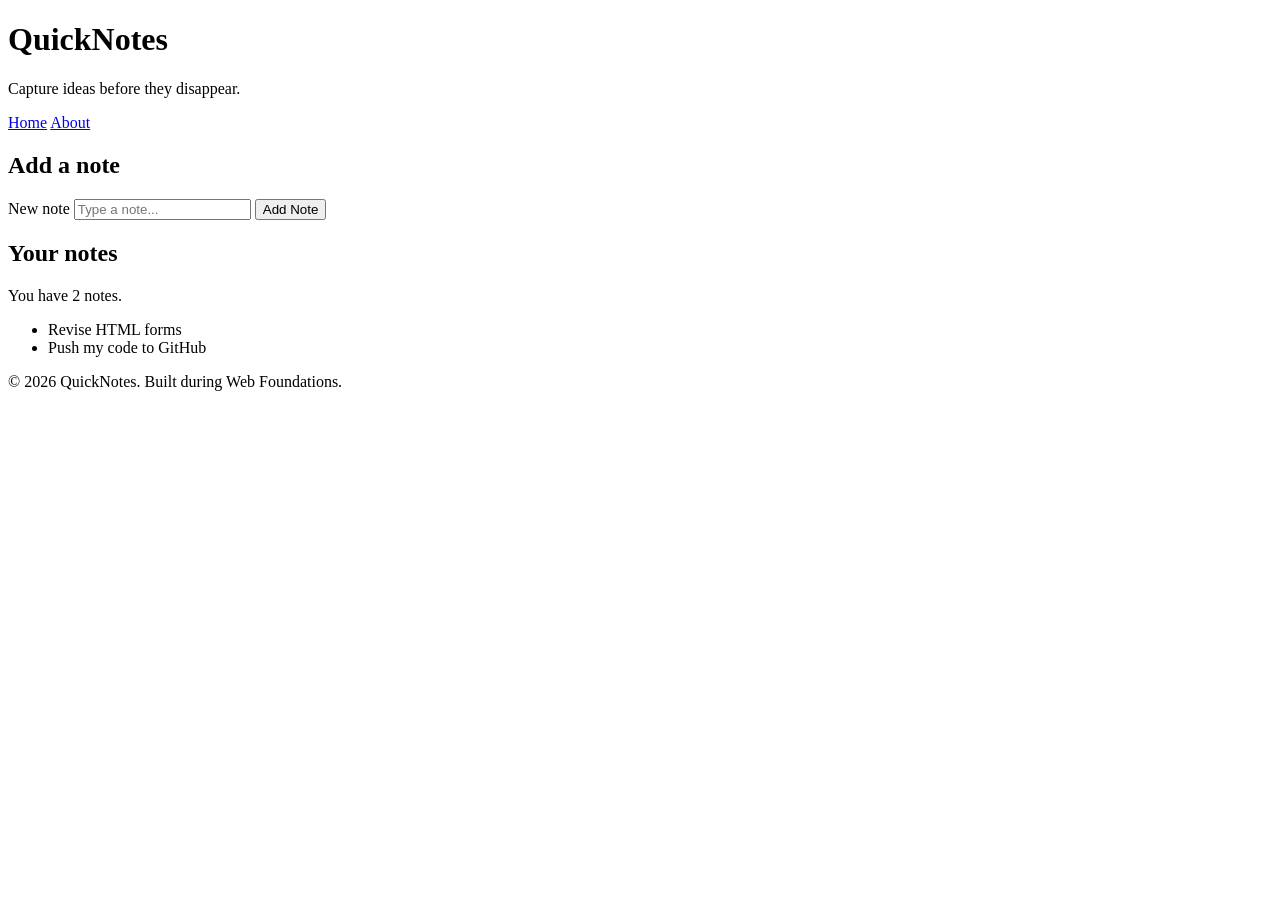
<file: day1/index.html>
<!DOCTYPE html>
<html lang="en">
  <head>
    <meta charset="UTF-8" />
    <meta name="viewport" content="width=device-width, initial-scale=1.0" />
    <title>QuickNotes</title>
  </head>
  <body>
    <header>
      <h1>QuickNotes</h1>
      <p>Capture ideas before they disappear.</p>

      <nav>
        <a href="index.html">Home</a>
        <a href="about.html">About</a>
      </nav>
    </header>

    <main>
      <section>
        <h2>Add a note</h2>
        <form id="note-form">
          <label for="note-input">New note</label>
          <input
            type="text"
            id="note-input"
            name="note"
            placeholder="Type a note..."
          />
          <button type="submit">Add Note</button>
        </form>
      </section>

      <section>
        <h2>Your notes</h2>
        <p id="note-count">You have 2 notes.</p>
        <ul id="notes-list">
          <li>Revise HTML forms</li>
          <li>Push my code to GitHub</li>
        </ul>
      </section>
    </main>

    <footer>
      <p>&copy; 2026 QuickNotes. Built during Web Foundations.</p>
    </footer>
  </body>
</html>
</file>
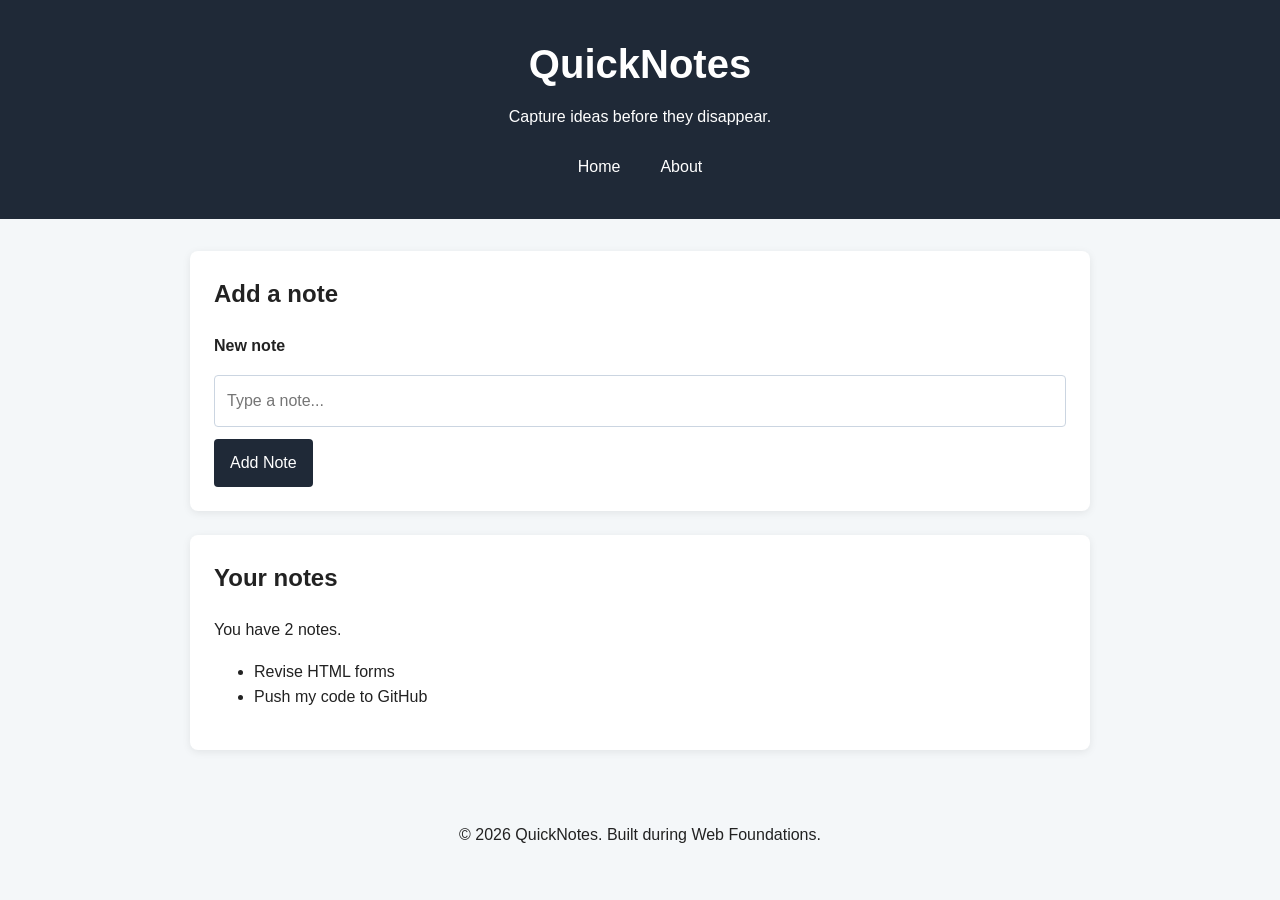
<file: day2/index.html>
<!DOCTYPE html>
<html lang="en">
  <head>
    <meta charset="UTF-8" />
    <meta name="viewport" content="width=device-width, initial-scale=1.0" />
    <link rel="stylesheet" href="style.css" />
    <title>QuickNotes</title>
  </head>
  <body>
    <header>
      <h1>QuickNotes</h1>
      <p>Capture ideas before they disappear.</p>
      <nav>
        <a href="index.html">Home</a>
        <a href="about.html">About</a>
      </nav>
    </header>

    <main>
      <section>
        <h2>Add a note</h2>
        <form id="note-form">
          <label for="note-input">New note</label>
          <input type="text" id="note-input" name="note" placeholder="Type a note..." />
          <button type="submit">Add Note</button>
        </form>
      </section>

      <section>
        <h2>Your notes</h2>
        <p id="note-count">You have 2 notes.</p>
        <ul id="notes-list">
          <li>Revise HTML forms</li>
          <li>Push my code to GitHub</li>
        </ul>
      </section>
    </main>

    <footer>
      <p>&copy; 2026 QuickNotes. Built during Web Foundations.</p>
    </footer>
  </body>
</html>
</file>
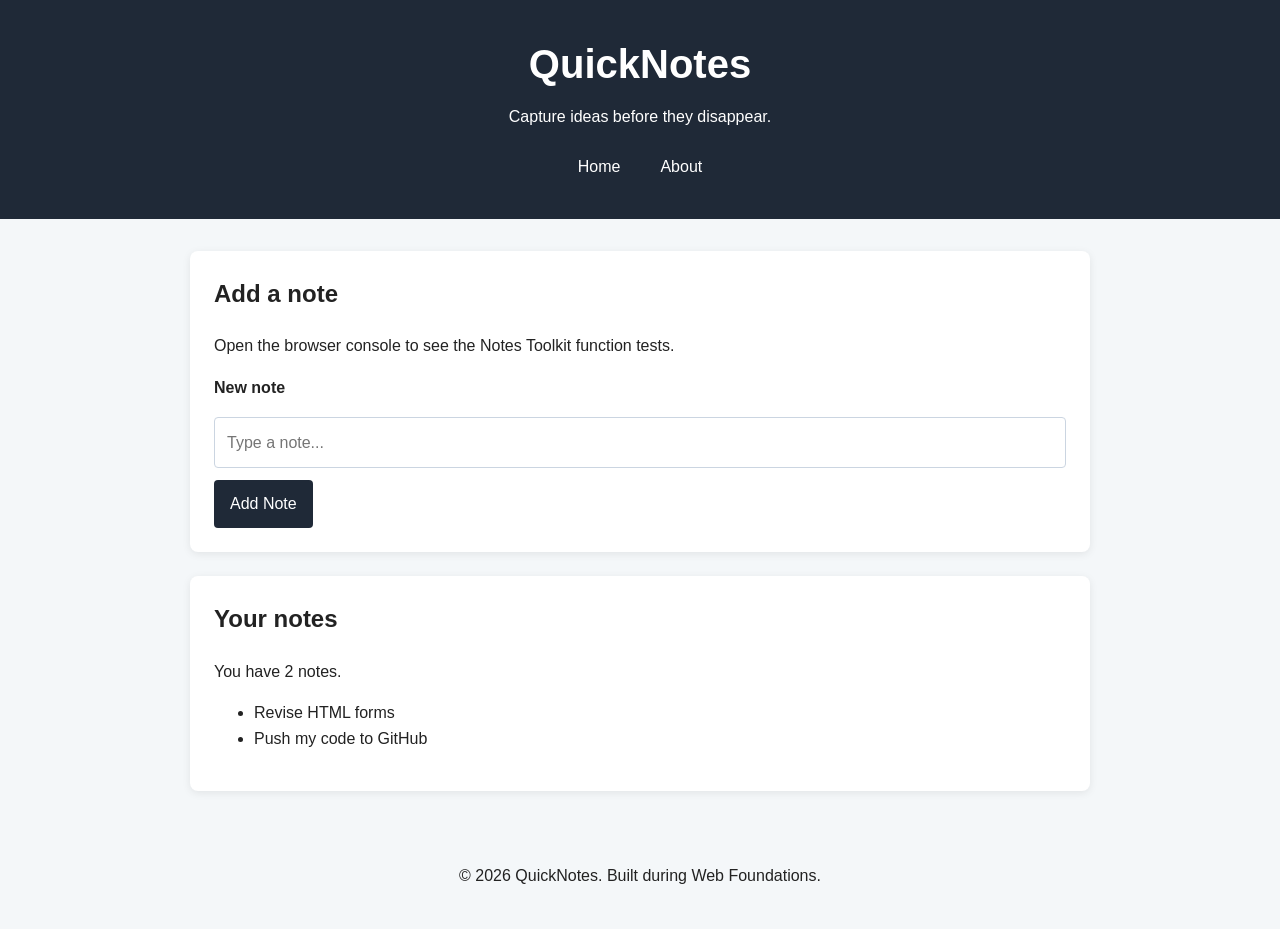
<file: day3/index.html>
<!DOCTYPE html>
<html lang="en">
  <head>
    <meta charset="UTF-8" />
    <meta name="viewport" content="width=device-width, initial-scale=1.0" />
    <link rel="stylesheet" href="style.css" />
    <script src="script.js" defer></script>
    <title>Notes Toolkit</title>
  </head>
  <body>
    <header>
      <h1>QuickNotes</h1>
      <p>Capture ideas before they disappear.</p>
      <nav>
        <a href="index.html">Home</a>
        <a href="about.html">About</a>
      </nav>
    </header>

    <main>
      <section>
        <h2>Add a note</h2>
        <p>Open the browser console to see the Notes Toolkit function tests.</p>
        <form id="note-form">
          <label for="note-input">New note</label>
          <input type="text" id="note-input" name="note" placeholder="Type a note..." />
          <button type="submit">Add Note</button>
        </form>
      </section>

      <section>
        <h2>Your notes</h2>
        <p id="note-count">You have 2 notes.</p>
        <ul id="notes-list">
          <li>Revise HTML forms</li>
          <li>Push my code to GitHub</li>
        </ul>
      </section>
    </main>

    <footer>
      <p>&copy; 2026 QuickNotes. Built during Web Foundations.</p>
    </footer>
  </body>
</html>
</file>
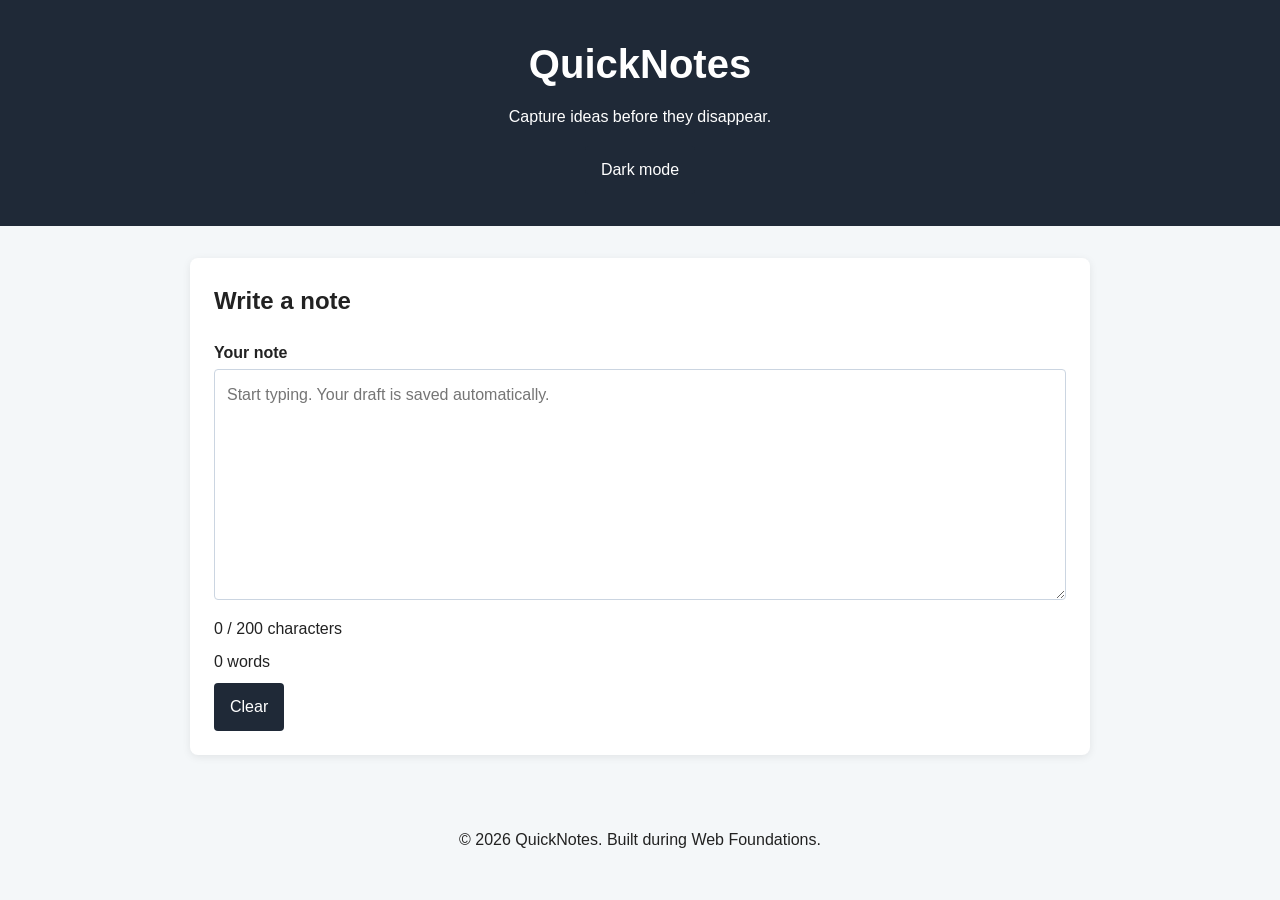
<file: day4/index.html>
<!DOCTYPE html>
<html lang="en">
  <head>
    <meta charset="UTF-8" />
    <meta name="viewport" content="width=device-width, initial-scale=1.0" />
    <link rel="stylesheet" href="style.css" />
    <script src="script.js" defer></script>
    <title>QuickNotes Draft Pad</title>
  </head>
  <body>
    <header>
      <h1>QuickNotes</h1>
      <p>Capture ideas before they disappear.</p>
      <button type="button" id="theme-toggle">Dark mode</button>
    </header>

    <main>
      <section>
        <h2>Write a note</h2>
        <label for="note-text">Your note</label>
        <textarea
          id="note-text"
          rows="8"
          placeholder="Start typing. Your draft is saved automatically."
        ></textarea>

        <p id="char-count">0 / 200 characters</p>
        <p id="word-count">0 words</p>

        <button type="button" id="clear-btn">Clear</button>
      </section>
    </main>

    <footer>
      <p>&copy; 2026 QuickNotes. Built during Web Foundations.</p>
    </footer>
  </body>
</html>
</file>
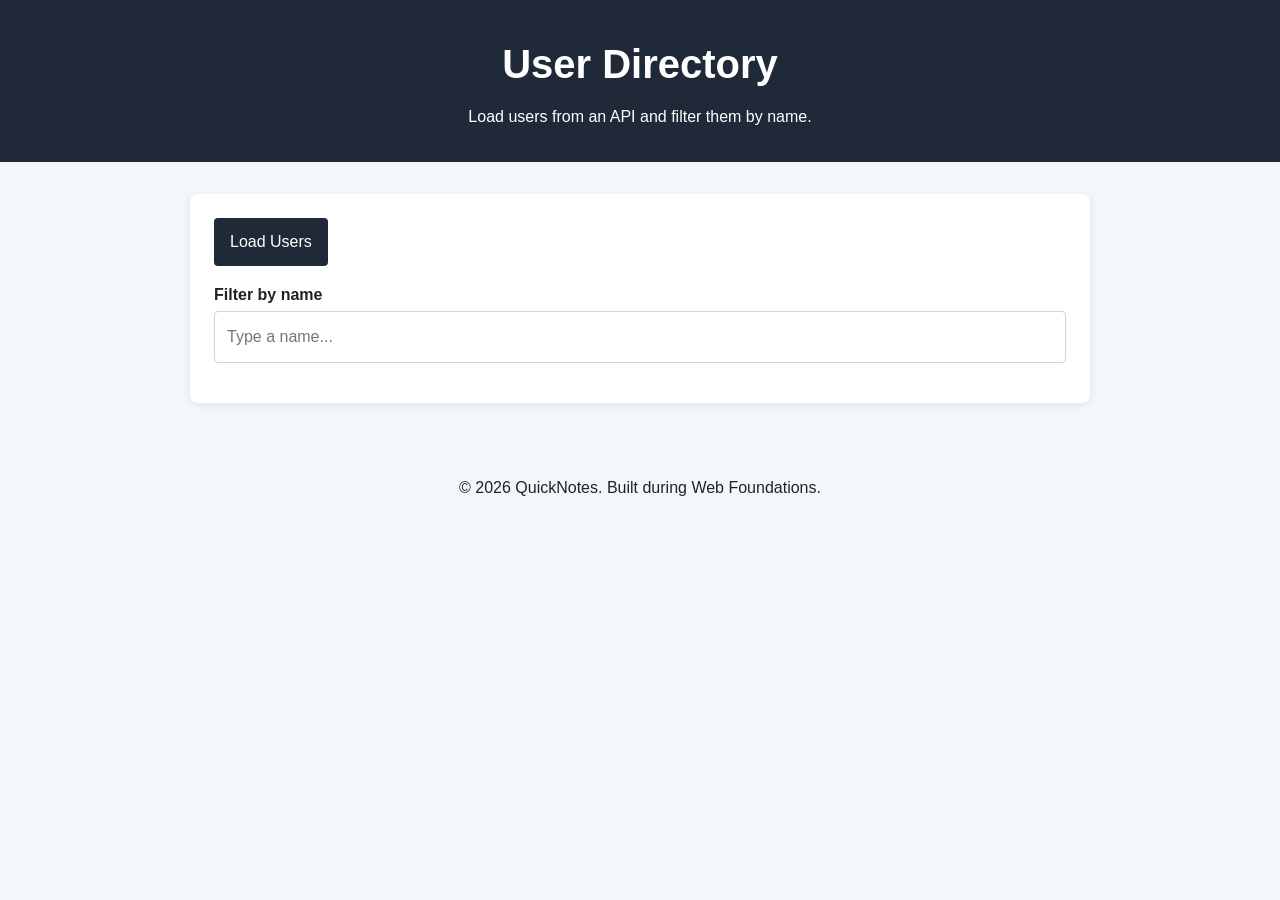
<file: day5/index.html>
<!DOCTYPE html>
<html lang="en">
  <head>
    <meta charset="UTF-8" />
    <meta name="viewport" content="width=device-width, initial-scale=1.0" />
    <link rel="stylesheet" href="style.css" />
    <script src="users.js" defer></script>
    <title>User Directory</title>
  </head>
  <body>
    <header>
      <h1>User Directory</h1>
      <p>Load users from an API and filter them by name.</p>
    </header>

    <main>
      <section>
        <button type="button" id="load-users">Load Users</button>

        <p>
          <label for="filter-input">Filter by name</label>
          <input
            type="text"
            id="filter-input"
            name="filter"
            placeholder="Type a name..."
          />
        </p>

        <p id="status" role="status" aria-live="polite"></p>
        <ul id="users-list"></ul>
      </section>
    </main>

    <footer>
      <p>&copy; 2026 QuickNotes. Built during Web Foundations.</p>
    </footer>
  </body>
</html>
</file>
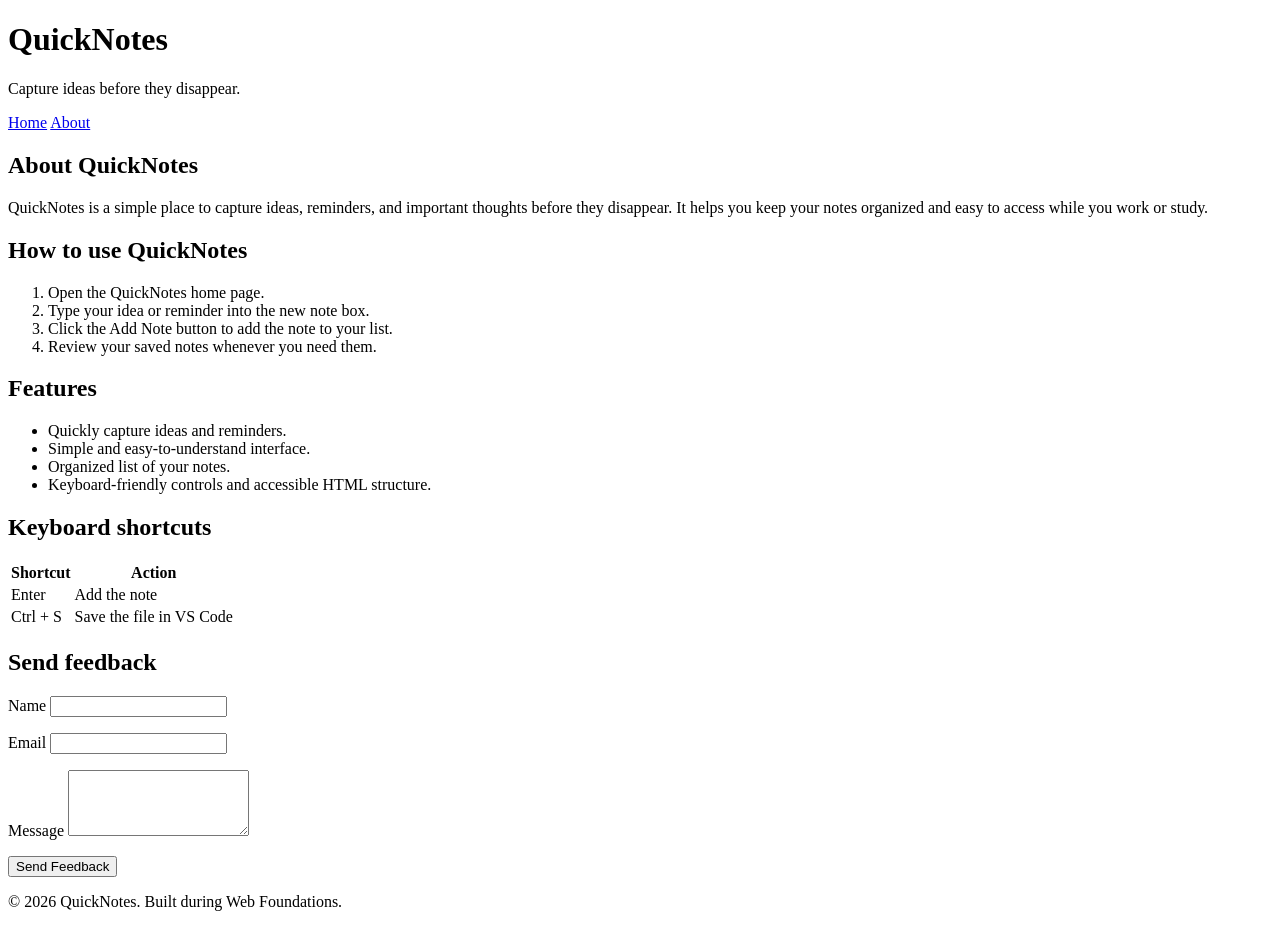
<file: day1/about.html>
<!DOCTYPE html>
<html lang="en">
  <head>
    <meta charset="UTF-8" />
    <meta name="viewport" content="width=device-width, initial-scale=1.0" />
    <title>About QuickNotes</title>
  </head>
  <body>
    <header>
      <h1>QuickNotes</h1>
      <p>Capture ideas before they disappear.</p>

      <nav>
        <a href="index.html">Home</a>
        <a href="about.html">About</a>
      </nav>
    </header>

    <main>
      <h2>About QuickNotes</h2>
      <p>
        QuickNotes is a simple place to capture ideas, reminders, and important
        thoughts before they disappear. It helps you keep your notes organized
        and easy to access while you work or study.
      </p>

      <section>
        <h2>How to use QuickNotes</h2>
        <ol>
          <li>Open the QuickNotes home page.</li>
          <li>Type your idea or reminder into the new note box.</li>
          <li>Click the Add Note button to add the note to your list.</li>
          <li>Review your saved notes whenever you need them.</li>
        </ol>
      </section>

      <section>
        <h2>Features</h2>
        <ul>
          <li>Quickly capture ideas and reminders.</li>
          <li>Simple and easy-to-understand interface.</li>
          <li>Organized list of your notes.</li>
          <li>Keyboard-friendly controls and accessible HTML structure.</li>
        </ul>
      </section>

      <section>
        <h2>Keyboard shortcuts</h2>
        <table>
          <thead>
            <tr>
              <th>Shortcut</th>
              <th>Action</th>
            </tr>
          </thead>
          <tbody>
            <tr>
              <td>Enter</td>
              <td>Add the note</td>
            </tr>
            <tr>
              <td>Ctrl + S</td>
              <td>Save the file in VS Code</td>
            </tr>
          </tbody>
        </table>
      </section>

      <section>
        <h2>Send feedback</h2>
        <form id="feedback-form">
          <p>
            <label for="name">Name</label>
            <input type="text" id="name" name="name" required />
          </p>

          <p>
            <label for="email">Email</label>
            <input type="email" id="email" name="email" required />
          </p>

          <p>
            <label for="message">Message</label>
            <textarea
              id="message"
              name="message"
              rows="4"
              required
            ></textarea>
          </p>

          <button type="submit">Send Feedback</button>
        </form>
      </section>
    </main>

    <footer>
      <p>&copy; 2026 QuickNotes. Built during Web Foundations.</p>
    </footer>
  </body>
</html>
</file>
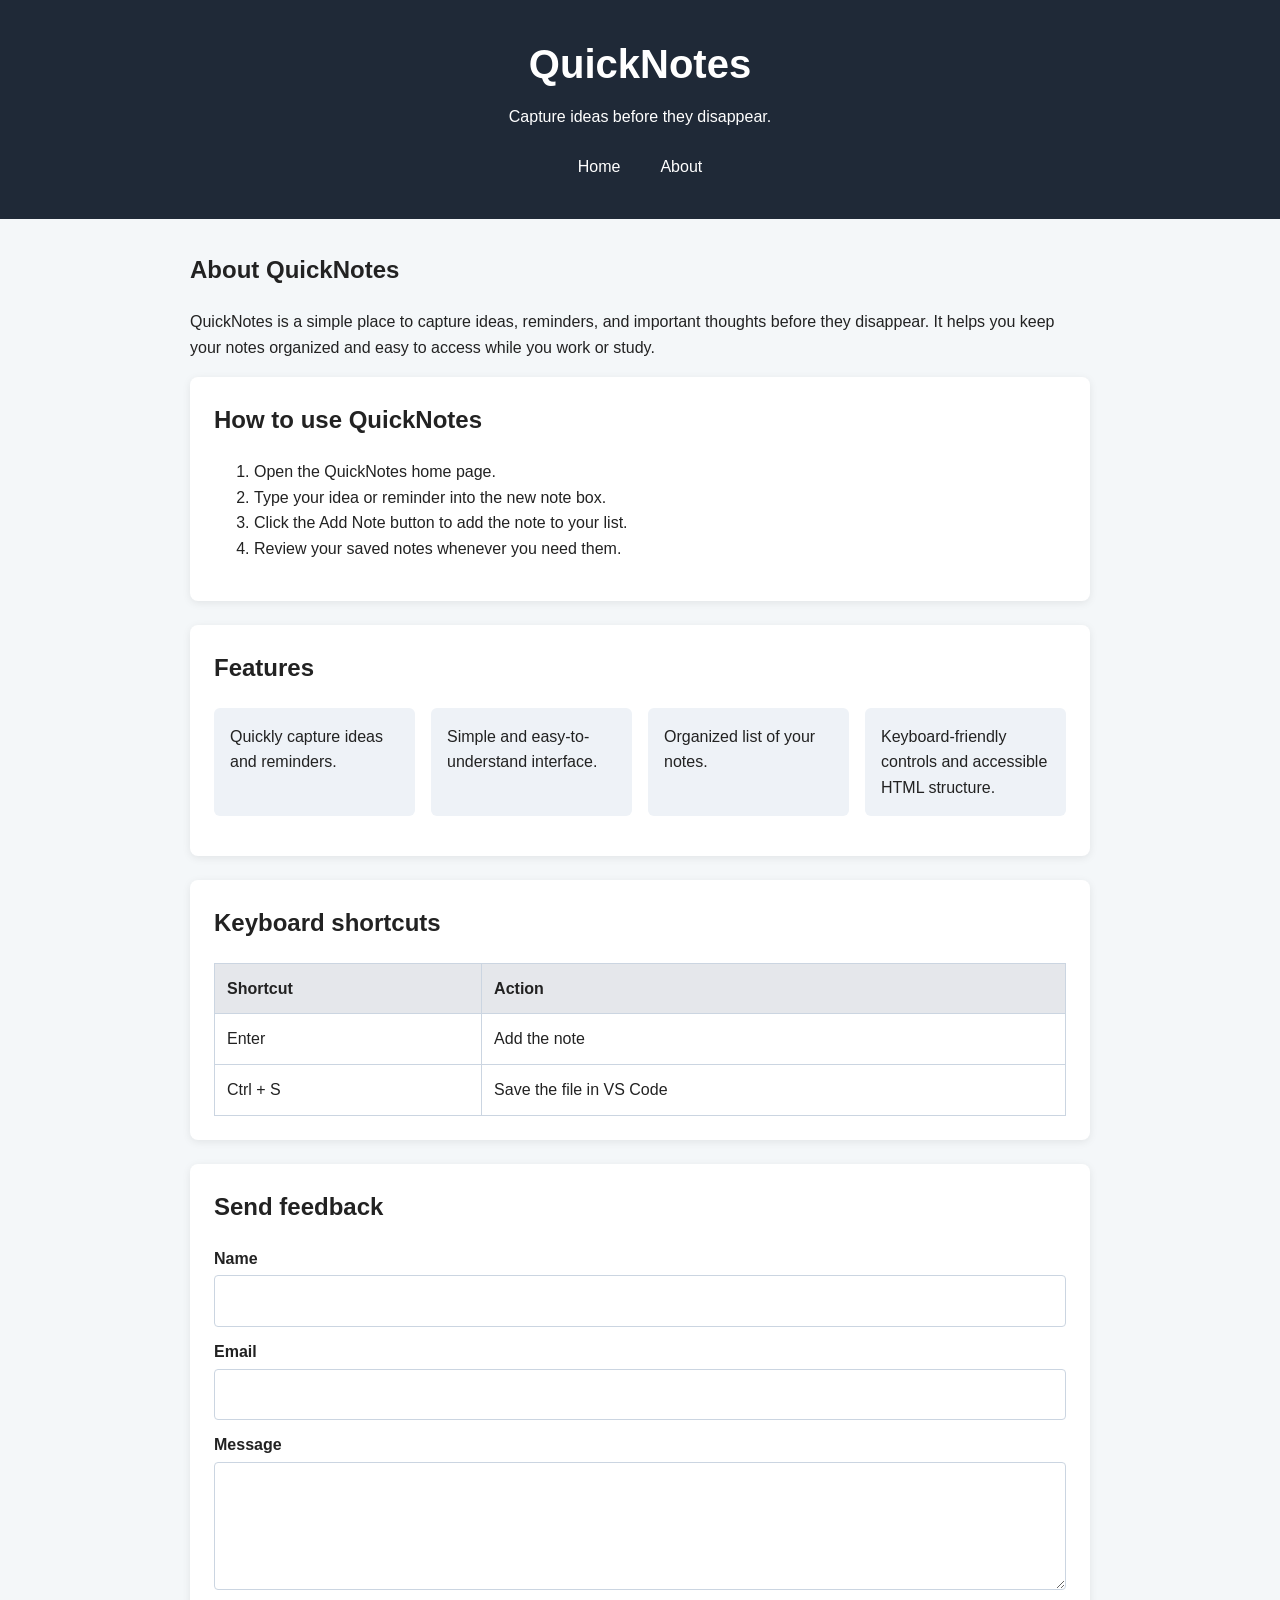
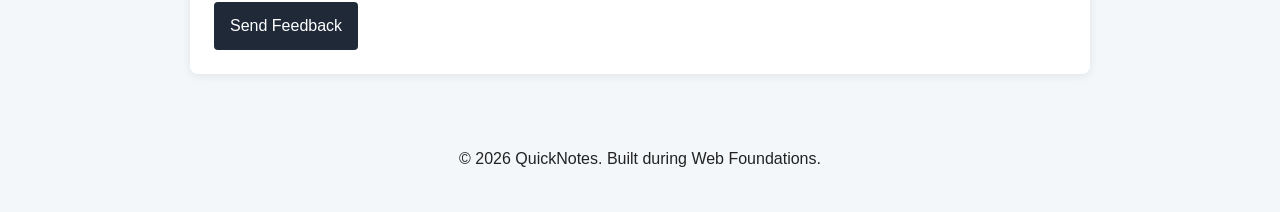
<file: day2/about.html>
<!DOCTYPE html>
<html lang="en">
  <head>
    <meta charset="UTF-8" />
    <meta name="viewport" content="width=device-width, initial-scale=1.0" />
    <link rel="stylesheet" href="style.css" />
    <title>About QuickNotes</title>
  </head>
  <body>
    <header>
      <h1>QuickNotes</h1>
      <p>Capture ideas before they disappear.</p>
      <nav>
        <a href="index.html">Home</a>
        <a href="about.html">About</a>
      </nav>
    </header>

    <main>
      <h2>About QuickNotes</h2>
      <p>
        QuickNotes is a simple place to capture ideas, reminders, and important
        thoughts before they disappear. It helps you keep your notes organized
        and easy to access while you work or study.
      </p>

      <section>
        <h2>How to use QuickNotes</h2>
        <ol>
          <li>Open the QuickNotes home page.</li>
          <li>Type your idea or reminder into the new note box.</li>
          <li>Click the Add Note button to add the note to your list.</li>
          <li>Review your saved notes whenever you need them.</li>
        </ol>
      </section>

      <section>
        <h2>Features</h2>
        <ul class="features">
          <li>Quickly capture ideas and reminders.</li>
          <li>Simple and easy-to-understand interface.</li>
          <li>Organized list of your notes.</li>
          <li>Keyboard-friendly controls and accessible HTML structure.</li>
        </ul>
      </section>

      <section>
        <h2>Keyboard shortcuts</h2>
        <table>
          <thead>
            <tr>
              <th>Shortcut</th>
              <th>Action</th>
            </tr>
          </thead>
          <tbody>
            <tr>
              <td>Enter</td>
              <td>Add the note</td>
            </tr>
            <tr>
              <td>Ctrl + S</td>
              <td>Save the file in VS Code</td>
            </tr>
          </tbody>
        </table>
      </section>

      <section>
        <h2>Send feedback</h2>
        <form id="feedback-form">
          <p>
            <label for="name">Name</label>
            <input type="text" id="name" name="name" required />
          </p>
          <p>
            <label for="email">Email</label>
            <input type="email" id="email" name="email" required />
          </p>
          <p>
            <label for="message">Message</label>
            <textarea id="message" name="message" rows="4" required></textarea>
          </p>
          <button type="submit">Send Feedback</button>
        </form>
      </section>
    </main>

    <footer>
      <p>&copy; 2026 QuickNotes. Built during Web Foundations.</p>
    </footer>
  </body>
</html>
</file>
<file: day2/style.css>
/* Box-sizing reset */
*,
*::before,
*::after {
  box-sizing: border-box;
}

/* Base body styles */
body {
  margin: 0;
  font-family: Arial, Helvetica, sans-serif;
  line-height: 1.6;
  color: #222;
  background: #f4f7f9;
}

/* Header */
header {
  padding: 2rem 1rem;
  text-align: center;
  background: #1f2937;
  color: white;
}

header h1 {
  margin: 0 0 0.5rem;
  font-size: 2.5rem;
}

header p {
  margin: 0 0 1rem;
}

/* Navigation */
nav {
  display: flex;
  justify-content: center;
  align-items: center;
  gap: 16px;
}

nav a {
  color: white;
  text-decoration: none;
  padding: 0.5rem 0.75rem;
  border-radius: 4px;
  transition: background-color 0.2s ease, color 0.2s ease;
}

nav a:hover {
  background: white;
  color: #1f2937;
}

/* Main content and cards */
main {
  width: calc(100% - 2rem);
  max-width: 900px;
  margin: 2rem auto;
}

section {
  background: white;
  padding: 1.5rem;
  margin-bottom: 1.5rem;
  border-radius: 8px;
  box-shadow: 0 2px 8px rgba(0, 0, 0, 0.08);
}

section h2 {
  margin-top: 0;
}

/* Responsive feature cards */
.features {
  display: grid;
  grid-template-columns: repeat(auto-fit, minmax(180px, 1fr));
  gap: 16px;
  padding: 0;
  list-style: none;
}

.features li {
  padding: 1rem;
  background: #eef2f7;
  border-radius: 6px;
}

/* Shortcuts table */
table {
  width: 100%;
  border-collapse: collapse;
}

th,
td {
  border: 1px solid #cbd5e1;
  padding: 0.75rem;
  text-align: left;
}

th {
  background: #e5e7eb;
}

/* Feedback form */
form {
  display: flex;
  flex-direction: column;
  gap: 0.75rem;
}

form p {
  display: flex;
  flex-direction: column;
  margin: 0;
}

label {
  margin-bottom: 0.25rem;
  font-weight: bold;
}

input,
textarea {
  width: 100%;
  padding: 0.75rem;
  border: 1px solid #cbd5e1;
  border-radius: 4px;
  font: inherit;
}

textarea {
  resize: vertical;
}

button {
  width: fit-content;
  padding: 0.7rem 1rem;
  border: 0;
  border-radius: 4px;
  background: #1f2937;
  color: white;
  font: inherit;
  cursor: pointer;
  transition: transform 0.2s ease, opacity 0.2s ease;
}

button:hover {
  transform: translateY(-2px);
  opacity: 0.9;
}

/* Footer */
footer {
  padding: 1.5rem 1rem;
  text-align: center;
}

/* Mobile layout */
@media (max-width: 600px) {
  header {
    padding: 1.25rem 0.75rem;
  }

  header h1 {
    font-size: 2rem;
  }

  main {
    width: calc(100% - 1rem);
    margin: 1rem auto;
  }

  section {
    padding: 1rem;
  }
}
</file>
<file: day3/style.css>
/* Box-sizing reset */
*,
*::before,
*::after {
  box-sizing: border-box;
}

/* Base body styles */
body {
  margin: 0;
  font-family: Arial, Helvetica, sans-serif;
  line-height: 1.6;
  color: #222;
  background: #f4f7f9;
}

/* Header */
header {
  padding: 2rem 1rem;
  text-align: center;
  background: #1f2937;
  color: white;
}

header h1 {
  margin: 0 0 0.5rem;
  font-size: 2.5rem;
}

header p {
  margin: 0 0 1rem;
}

/* Navigation */
nav {
  display: flex;
  justify-content: center;
  align-items: center;
  gap: 16px;
}

nav a {
  color: white;
  text-decoration: none;
  padding: 0.5rem 0.75rem;
  border-radius: 4px;
  transition: background-color 0.2s ease, color 0.2s ease;
}

nav a:hover {
  background: white;
  color: #1f2937;
}

/* Main content and cards */
main {
  width: calc(100% - 2rem);
  max-width: 900px;
  margin: 2rem auto;
}

section {
  background: white;
  padding: 1.5rem;
  margin-bottom: 1.5rem;
  border-radius: 8px;
  box-shadow: 0 2px 8px rgba(0, 0, 0, 0.08);
}

section h2 {
  margin-top: 0;
}

/* Responsive feature cards */
.features {
  display: grid;
  grid-template-columns: repeat(auto-fit, minmax(180px, 1fr));
  gap: 16px;
  padding: 0;
  list-style: none;
}

.features li {
  padding: 1rem;
  background: #eef2f7;
  border-radius: 6px;
}

/* Shortcuts table */
table {
  width: 100%;
  border-collapse: collapse;
}

th,
td {
  border: 1px solid #cbd5e1;
  padding: 0.75rem;
  text-align: left;
}

th {
  background: #e5e7eb;
}

/* Feedback form */
form {
  display: flex;
  flex-direction: column;
  gap: 0.75rem;
}

form p {
  display: flex;
  flex-direction: column;
  margin: 0;
}

label {
  margin-bottom: 0.25rem;
  font-weight: bold;
}

input,
textarea {
  width: 100%;
  padding: 0.75rem;
  border: 1px solid #cbd5e1;
  border-radius: 4px;
  font: inherit;
}

textarea {
  resize: vertical;
}

button {
  width: fit-content;
  padding: 0.7rem 1rem;
  border: 0;
  border-radius: 4px;
  background: #1f2937;
  color: white;
  font: inherit;
  cursor: pointer;
  transition: transform 0.2s ease, opacity 0.2s ease;
}

button:hover {
  transform: translateY(-2px);
  opacity: 0.9;
}

/* Footer */
footer {
  padding: 1.5rem 1rem;
  text-align: center;
}

/* Mobile layout */
@media (max-width: 600px) {
  header {
    padding: 1.25rem 0.75rem;
  }

  header h1 {
    font-size: 2rem;
  }

  main {
    width: calc(100% - 1rem);
    margin: 1rem auto;
  }

  section {
    padding: 1rem;
  }
}
</file>
<file: day4/style.css>
/* Theme colours as CSS variables */
:root {
  --bg: #f4f7f9;
  --text: #222222;
  --header-bg: #1f2937;
  --header-text: #ffffff;
  --card-bg: #ffffff;
  --border: #cbd5e1;
  --button-bg: #1f2937;
  --button-text: #ffffff;
  --shadow: rgba(0, 0, 0, 0.08);
}

/* Dark theme: only the variables change */
body.dark {
  --bg: #111827;
  --text: #e5e7eb;
  --header-bg: #030712;
  --header-text: #f9fafb;
  --card-bg: #1f2937;
  --border: #4b5563;
  --button-bg: #e5e7eb;
  --button-text: #111827;
  --shadow: rgba(0, 0, 0, 0.5);
}

/* Box-sizing reset */
*,
*::before,
*::after {
  box-sizing: border-box;
}

body {
  margin: 0;
  font-family: Arial, Helvetica, sans-serif;
  line-height: 1.6;
  color: var(--text);
  background: var(--bg);
  transition: background-color 0.2s ease, color 0.2s ease;
}

/* Header */
header {
  padding: 2rem 1rem;
  text-align: center;
  background: var(--header-bg);
  color: var(--header-text);
}

header h1 {
  margin: 0 0 0.5rem;
  font-size: 2.5rem;
}

header p {
  margin: 0 0 1rem;
}

/* Main content and card */
main {
  width: calc(100% - 2rem);
  max-width: 900px;
  margin: 2rem auto;
}

section {
  background: var(--card-bg);
  padding: 1.5rem;
  border-radius: 8px;
  box-shadow: 0 2px 8px var(--shadow);
}

section h2 {
  margin-top: 0;
}

/* Form controls */
label {
  display: block;
  margin-bottom: 0.25rem;
  font-weight: bold;
}

textarea {
  width: 100%;
  padding: 0.75rem;
  border: 1px solid var(--border);
  border-radius: 4px;
  background: var(--card-bg);
  color: var(--text);
  font: inherit;
  resize: vertical;
}

button {
  padding: 0.7rem 1rem;
  border: 0;
  border-radius: 4px;
  background: var(--button-bg);
  color: var(--button-text);
  font: inherit;
  cursor: pointer;
  transition: transform 0.2s ease, opacity 0.2s ease;
}

button:hover {
  transform: translateY(-2px);
  opacity: 0.9;
}

/* Counters */
#char-count,
#word-count {
  margin: 0.5rem 0;
}

/* Character counter states (over comes last so it wins) */
.warning {
  color: orange;
}

.over {
  color: red;
  font-weight: bold;
}

/* Footer */
footer {
  padding: 1.5rem 1rem;
  text-align: center;
}

/* Mobile layout */
@media (max-width: 600px) {
  header {
    padding: 1.25rem 0.75rem;
  }

  header h1 {
    font-size: 2rem;
  }

  main {
    width: calc(100% - 1rem);
    margin: 1rem auto;
  }

  section {
    padding: 1rem;
  }
}
</file>
<file: day5/style.css>
*,
*::before,
*::after {
  box-sizing: border-box;
}

body {
  margin: 0;
  font-family: Arial, Helvetica, sans-serif;
  line-height: 1.6;
  color: #222;
  background: #f4f7f9;
}

header {
  padding: 2rem 1rem;
  text-align: center;
  background: #1f2937;
  color: white;
}

header h1 {
  margin: 0 0 0.5rem;
  font-size: 2.5rem;
}

header p {
  margin: 0;
}

main {
  width: calc(100% - 2rem);
  max-width: 900px;
  margin: 2rem auto;
}

section {
  background: white;
  padding: 1.5rem;
  border-radius: 8px;
  box-shadow: 0 2px 8px rgba(0, 0, 0, 0.08);
}

label {
  display: block;
  margin-bottom: 0.25rem;
  font-weight: bold;
}

input {
  width: 100%;
  padding: 0.75rem;
  border: 1px solid #cbd5e1;
  border-radius: 4px;
  font: inherit;
}

button {
  padding: 0.7rem 1rem;
  border: 0;
  border-radius: 4px;
  background: #1f2937;
  color: white;
  font: inherit;
  cursor: pointer;
  transition: transform 0.2s ease, opacity 0.2s ease;
}

button:hover:not(:disabled) {
  transform: translateY(-2px);
  opacity: 0.9;
}

button:disabled {
  opacity: 0.5;
  cursor: not-allowed;
}

/* Status message states */
#status.loading {
  color: #b45309;
}

#status.success {
  color: #15803d;
}

#status.error {
  color: #b91c1c;
  font-weight: bold;
}

/* User list */
#users-list {
  list-style: none;
  padding: 0;
  margin: 1rem 0 0;
  display: grid;
  grid-template-columns: repeat(auto-fit, minmax(240px, 1fr));
  gap: 16px;
}

#users-list li {
  padding: 1rem;
  background: #eef2f7;
  border-radius: 6px;
}

#users-list li.empty {
  grid-column: 1 / -1;
  background: transparent;
  padding: 0;
}

.user-name {
  margin: 0 0 0.25rem;
  font-size: 1.1rem;
}

.user-detail {
  margin: 0;
  overflow-wrap: anywhere;
}

footer {
  padding: 1.5rem 1rem;
  text-align: center;
}

@media (max-width: 600px) {
  header h1 {
    font-size: 2rem;
  }

  main {
    width: calc(100% - 1rem);
    margin: 1rem auto;
  }

  section {
    padding: 1rem;
  }
}
</file>
